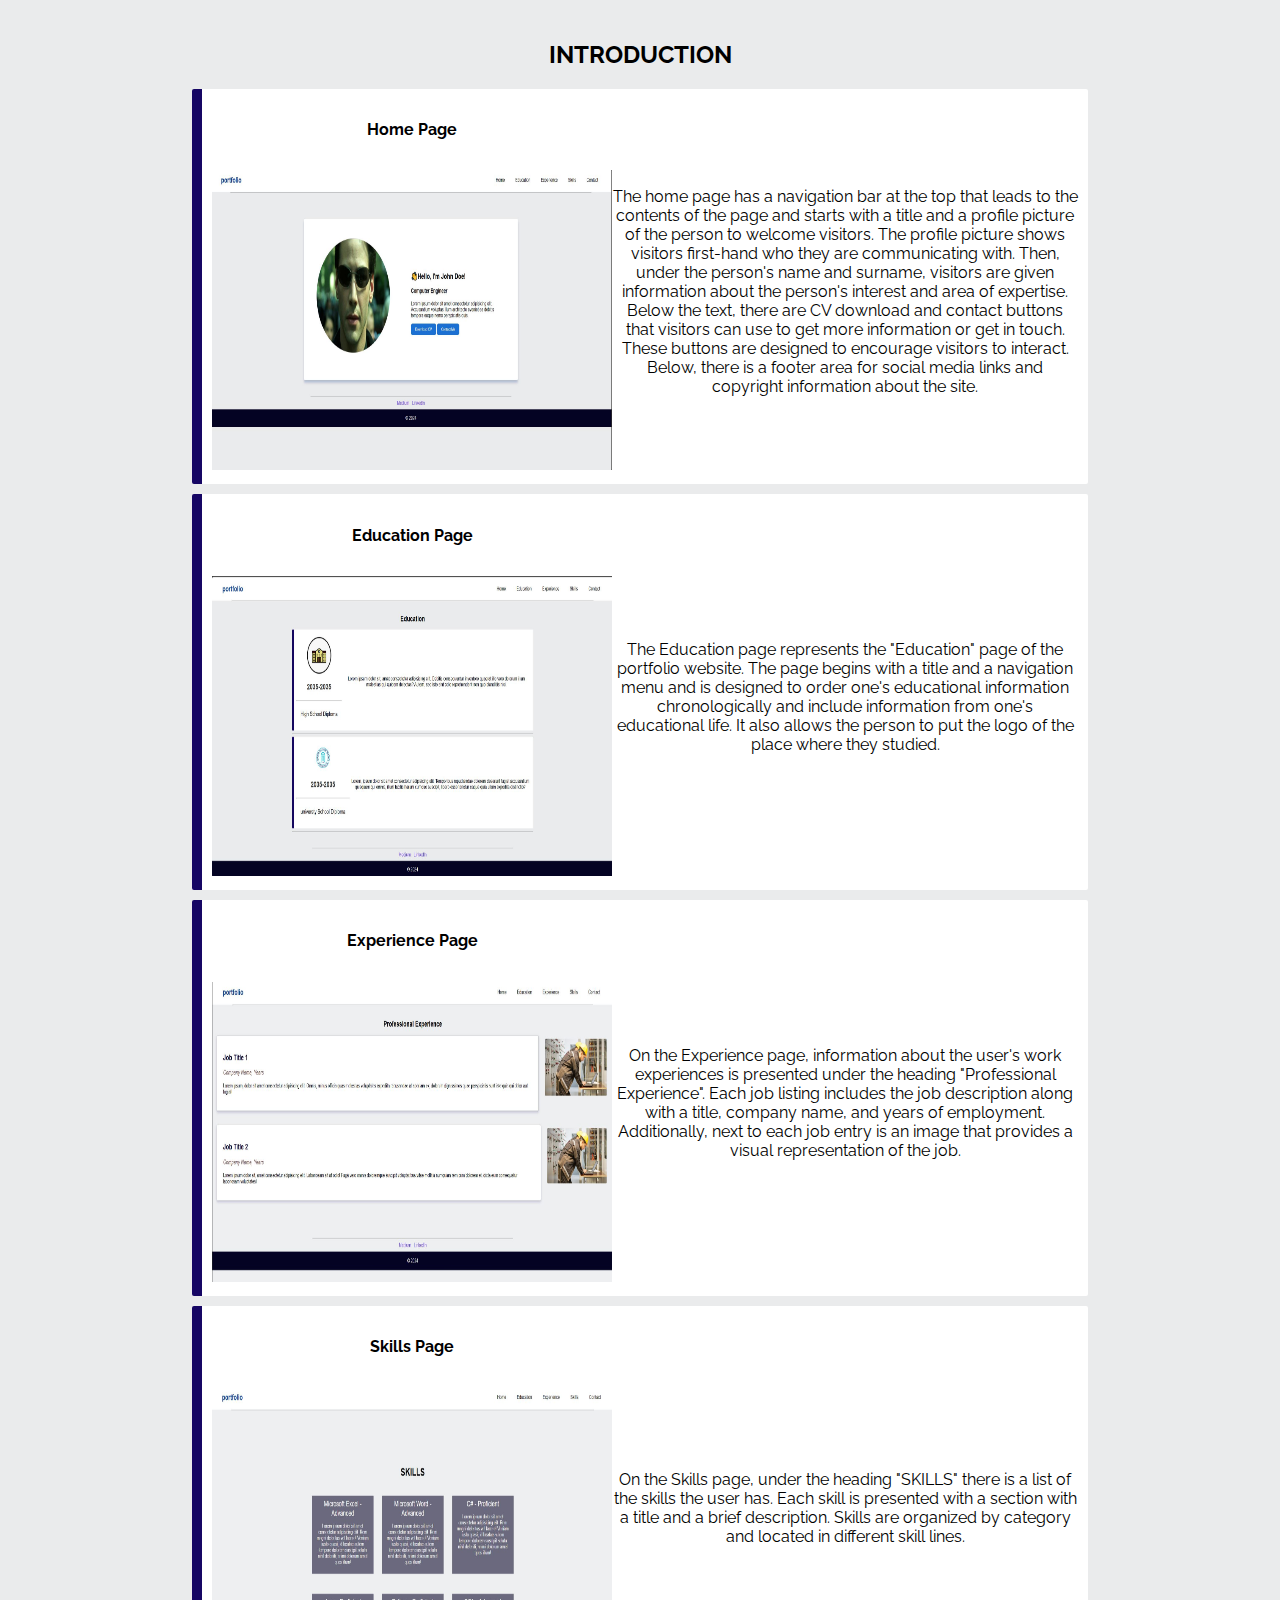
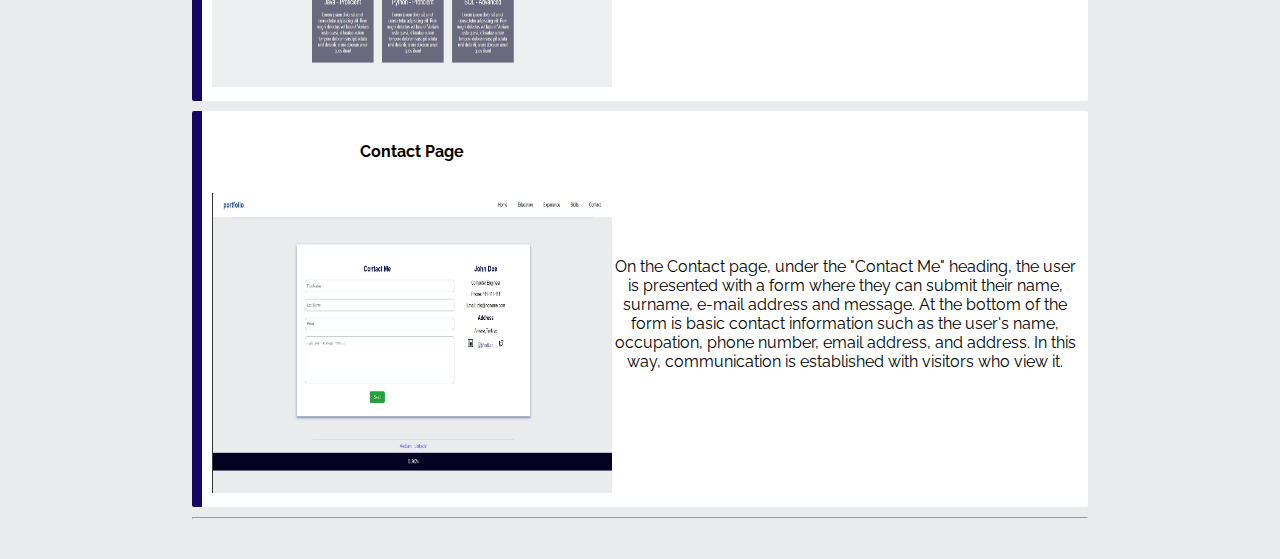
<file: Sprint3 4/html/index.html>
<!DOCTYPE html>
<html lang="en">

<head>
    <!-- Meta tags to ensure proper rendering and touch zooming -->
    <meta charset="UTF-8">
    <meta http-equiv="X-UA-Compatible" content="IE=edge">
    <meta name="viewport" content="width=device-width, initial-scale=1.0">
    <title>Information Page</title> <!-- Sets the title of the tab in the browser -->
    <!-- Linking CSS files for styling the page -->
    <link rel="stylesheet" href="../css/index.css"> <!-- Styles specific to the education page -->
    <!-- Google Fonts for more stylish text -->
    <link rel="preconnect" href="https://fonts.googleapis.com">
    <link rel="preconnect" href="https://fonts.gstatic.com" crossorigin>
    <link href="https://fonts.googleapis.com/css2?family=Raleway:ital,wght@0,100..900;1,100..900&display=swap"
        rel="stylesheet">
</head>
<body>
    <main class="main">
        <div class="education-container">
            <h2>INTRODUCTION</h2>
            <div class="degree">
                <div class="degree-info">
                    <h4>Home Page</h4>
                    <img src="../images/home.JPG">
                </div>
                <p>The home page has a navigation bar at the top that leads to the contents of the page and starts with
                    a title and a profile picture of the person to welcome visitors. The profile picture shows visitors
                    first-hand who they are communicating with. Then, under the person's name and surname, visitors are
                    given information about the person's interest and area of expertise. Below the text, there are CV
                    download and contact buttons that visitors can use to get more information or get in touch. These
                    buttons are designed to encourage visitors to interact. Below, there is a footer area for social
                    media links and copyright information about the site.</p>
            </div>
            <div class="degree">
                <div class="degree-info">
                    <h4>Education Page</h4>
                    <img src="../images/education.JPG">
                </div>
                <p>The Education page represents the "Education" page of the portfolio website. The page begins with a
                    title and a navigation menu and is designed to order one's educational information chronologically
                    and include information from one's educational life. It also allows the person to put the logo of
                    the place where they studied.</p>
            </div>
            <div class="degree">
                <div class="degree-info">
                    <h4>Experience Page</h4>
                    <img src="../images/experience.JPG">

                </div>
                <p>On the Experience page, information about the user's work experiences is presented under the heading
                    "Professional Experience". Each job listing includes the job description along with a title, company
                    name, and years of employment. Additionally, next to each job entry is an image that provides a
                    visual representation of the job.</p>
            </div>
            <div class="degree">
                <div class="degree-info">
                    <h4>Skills Page</h4>
                    <img src="../images/skills.JPG">
                </div>
                <p>On the Skills page, under the heading "SKILLS" there is a list of the skills the user has. Each skill
                    is presented with a section with a title and a brief description. Skills are organized by category
                    and located in different skill lines.</p>
            </div>
            <div class="degree">
                <div class="degree-info">
                    <h4>Contact Page</h4>
                    <img src="../images/contact.JPG">
                </div>
                <p>On the Contact page, under the "Contact Me" heading, the user is presented with a form where they can
                    submit their name, surname, e-mail address and message. At the bottom of the form is basic contact
                    information such as the user's name, occupation, phone number, email address, and address. In this
                    way, communication is established with visitors who view it.</p>
            </div>
            <hr>
        </div>
    </main>
</body>

</html>
</file>
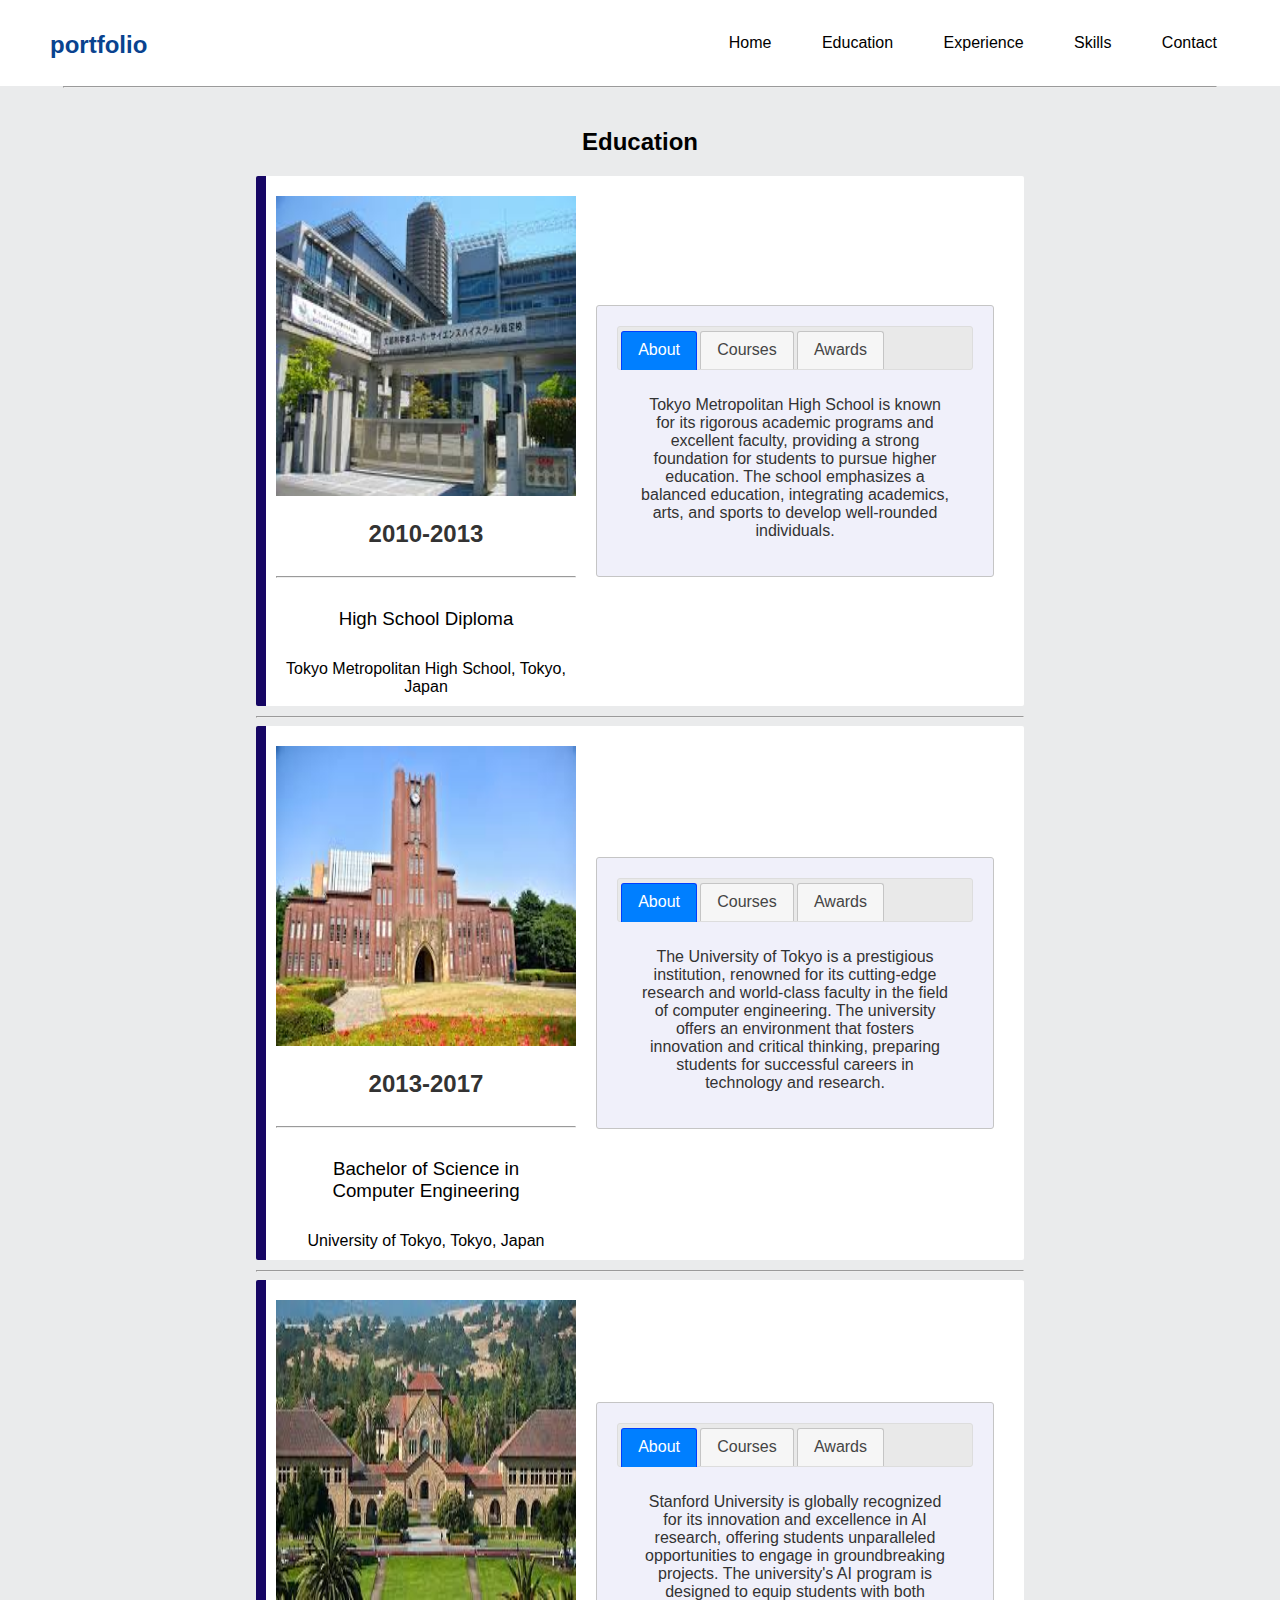
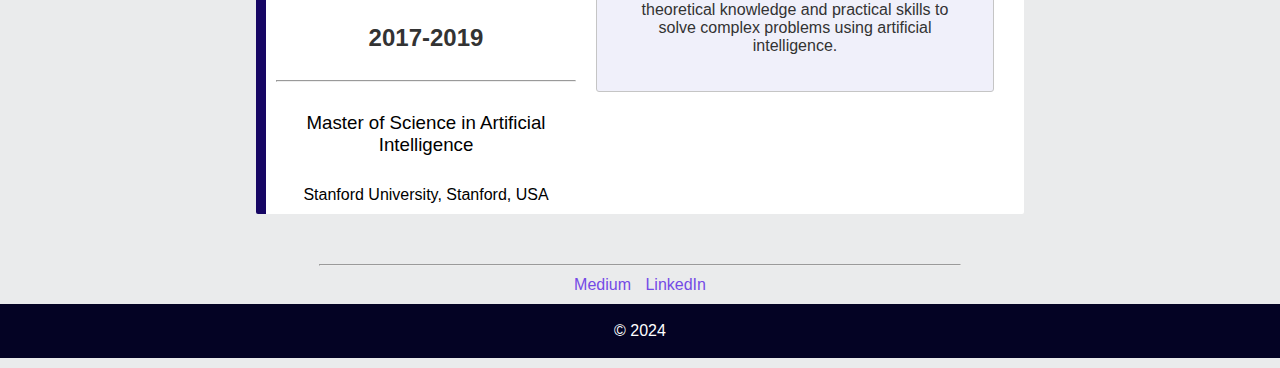
<file: Sprint3 4/html/education.html>
<!DOCTYPE html>
<html lang="en">
<head>
    <!-- Meta tags to ensure proper rendering and touch zooming -->
    <meta charset="UTF-8">
    <meta http-equiv="X-UA-Compatible" content="IE=edge">
    <meta name="viewport" content="width=device-width, initial-scale=1.0">
    <title>Education Page - Portfolio</title> <!-- Sets the title of the tab in the browser -->
    <!-- Linking CSS files for styling the page -->
    <link rel="stylesheet" href="../jquery/jquery-ui.css">
    <!-- Linking CSS files for styling the page, including separate files for modular design -->
    <link rel="stylesheet" href="../css/education.css">
    <link rel="stylesheet" href="../css/navbar.css">
    <link rel="stylesheet" href="../css/footer.css">
    <script src="../jquery/jquery.js"></script>
    <script src="../jquery/jquery-ui.js"></script>
    <script src="../js/education.js"></script>
    <!-- Google Fonts for more stylish text -->
    <link rel="preconnect" href="https://fonts.googleapis.com">
    <link rel="preconnect" href="https://fonts.gstatic.com" crossorigin>
    <link href="https://fonts.googleapis.com/css2?family=Raleway:ital,wght@0,100..900;1,100..900&display=swap" rel="stylesheet">
</head>

<body>
   
    <!-- Header section containing the navigation bar -->
    <header>
        <nav class="navbar">
            <!-- Branding and link back to the home page -->
            <div class="nav-title">
                <h1><a id="brand" href="home.html">portfolio</a></h1>
            </div>
            <!-- Navigation menu -->
            <div class="menu">
                <ul>
                    <li><a href="home.html">Home</a></li>
                    <li><a href="education.html">Education</a></li> <!-- Current page -->
                    <li><a href="experience.html">Experience</a></li>
                    <li><a href="skills.html">Skills</a></li>
                    <li><a href="contact.html">Contact</a></li>
                </ul>
            </div>
        </nav>
        <hr> 
    </header>

    <main class="main">
        <div class="education-container">
            <h2>Education</h2> <!-- Section title -->
            
            <!-- High School -->
            <div class="degree" id="highschool">
                <div class="degree-info">
                    <img src="../images/tokyomedschojpg.jpg" alt="High School Logo" class="school-logo">
                    <div>
                        <h2>2010-2013</h2> <!-- Duration -->
                        <hr> 
                        <h3>High School Diploma</h3> <!-- Degree title -->
                        <p>Tokyo Metropolitan High School, Tokyo, Japan</p>
                    </div>
                </div>
                <div id="tabs">
                    <ul>
                      <li><a href="#tabs-1">About</a></li>
                      <li><a href="#tabs-2">Courses</a></li>
                      <li><a href="#tabs-3">Awards</a></li>
                    </ul>
                    <div id="tabs-1">
                      <p>Tokyo Metropolitan High School is known for its rigorous academic programs and excellent faculty, providing a strong foundation for students to pursue higher education. The school emphasizes a balanced education, integrating academics, arts, and sports to develop well-rounded individuals.</p>
                    </div>
                    <div id="tabs-2">
                      <p>Key courses included Advanced Mathematics, Physics, Chemistry, and Computer Science. The curriculum was designed to challenge students and prepare them for competitive university entrance exams.</p>
                    </div>
                    <div id="tabs-3">
                      <p>During his time at Tokyo Metropolitan High School, Haruto received several awards including:</p>
                      <ul>
                          <li>Top Mathematics Student Award (2012)</li>
                          <li>Science Fair First Prize (2013)</li>
                          <li>Outstanding Computer Science Project (2013)</li>
                      </ul>
                    </div>
                </div>
            </div>
            
            <hr> <!-- Separator for different education entries -->

            <!-- University -->
            <div class="degree" id="university">
                <div class="degree-info">
                    <img src="../images/tokyouni.jpg" alt="University Logo" class="school-logo">
                    <div>
                        <h2>2013-2017</h2> <!-- Duration -->
                        <hr> 
                        <h3>Bachelor of Science in Computer Engineering</h3> <!-- Degree title -->
                        <p>University of Tokyo, Tokyo, Japan</p>
                    </div>
                </div>
                <div id="tabs1">
                    <ul>
                      <li><a href="#tabs1-1">About</a></li>
                      <li><a href="#tabs1-2">Courses</a></li>
                      <li><a href="#tabs1-3">Awards</a></li>
                    </ul>
                    <div id="tabs1-1">
                      <p>The University of Tokyo is a prestigious institution, renowned for its cutting-edge research and world-class faculty in the field of computer engineering. The university offers an environment that fosters innovation and critical thinking, preparing students for successful careers in technology and research.</p>
                    </div>
                    <div id="tabs1-2">
                      <p>Major courses included Algorithms, Data Structures, Artificial Intelligence, Computer Networks, Software Engineering, and Database Systems. Haruto also participated in various research projects and internships, gaining practical experience in his field.</p>
                    </div>
                    <div id="tabs1-3">
                      <p>Haruto's achievements at the University of Tokyo include:</p>
                      <ul>
                          <li>Dean's List for Academic Excellence (2014-2017)</li>
                          <li>Best Undergraduate Thesis Award (2017) for his work on "Optimization Algorithms for Machine Learning"</li>
                          <li>Recipient of the Japan Student Services Organization (JASSO) Scholarship (2015-2017)</li>
                      </ul>
                    </div>
                </div>
            </div>
            
            <hr> <!-- Separator for different education entries -->
            
            <!-- Master's Degree -->
            <div class="degree" id="masters">
                <div class="degree-info">
                    <img src="../images/stanford.jpg" alt="Masters Logo" class="school-logo">
                    <div>
                        <h2>2017-2019</h2> <!-- Duration -->
                        <hr>
                        <h3>Master of Science in Artificial Intelligence</h3> <!-- Degree title -->
                        <p>Stanford University, Stanford, USA</p>
                    </div>
                </div>
                <div id="tabs2">
                    <ul>
                      <li><a href="#tabs2-1">About</a></li>
                      <li><a href="#tabs2-2">Courses</a></li>
                      <li><a href="#tabs2-3">Awards</a></li>
                    </ul>
                    <div id="tabs2-1">
                      <p>Stanford University is globally recognized for its innovation and excellence in AI research, offering students unparalleled opportunities to engage in groundbreaking projects. The university's AI program is designed to equip students with both theoretical knowledge and practical skills to solve complex problems using artificial intelligence.</p>
                    </div>
                    <div id="tabs2-2">
                      <p>Key courses included Deep Learning, Natural Language Processing, Computer Vision, Robotics, and AI Ethics. Haruto was actively involved in research projects, contributing to publications in top AI conferences and journals.</p>
                    </div>
                    <div id="tabs2-3">
                      <p>At Stanford, Haruto's notable accomplishments include:</p>
                      <ul>
                          <li>Recipient of the Stanford Graduate Fellowship (2017-2019)</li>
                          <li>Best Research Paper Award at the Conference on Neural Information Processing Systems (NeurIPS) 2018</li>
                          <li>Outstanding Teaching Assistant Award for his role in the AI and Machine Learning courses</li>
                      </ul>
                    </div>
                </div>
            </div>
        </div>
    </main>

    <!-- Footer section with social media links -->
    <footer class="footer">
        <hr> 
        <div class="social-links">
            <a href="" class="social-link">Medium</a> <!-- Placeholder links -->
            <a href="" class="social-link">LinkedIn</a>
        </div>
        <div class="footer-bottom">
            <p>© 2024</p> <!-- Copyright notice -->
        </div>
    </footer>
</body>
</html>
</file>
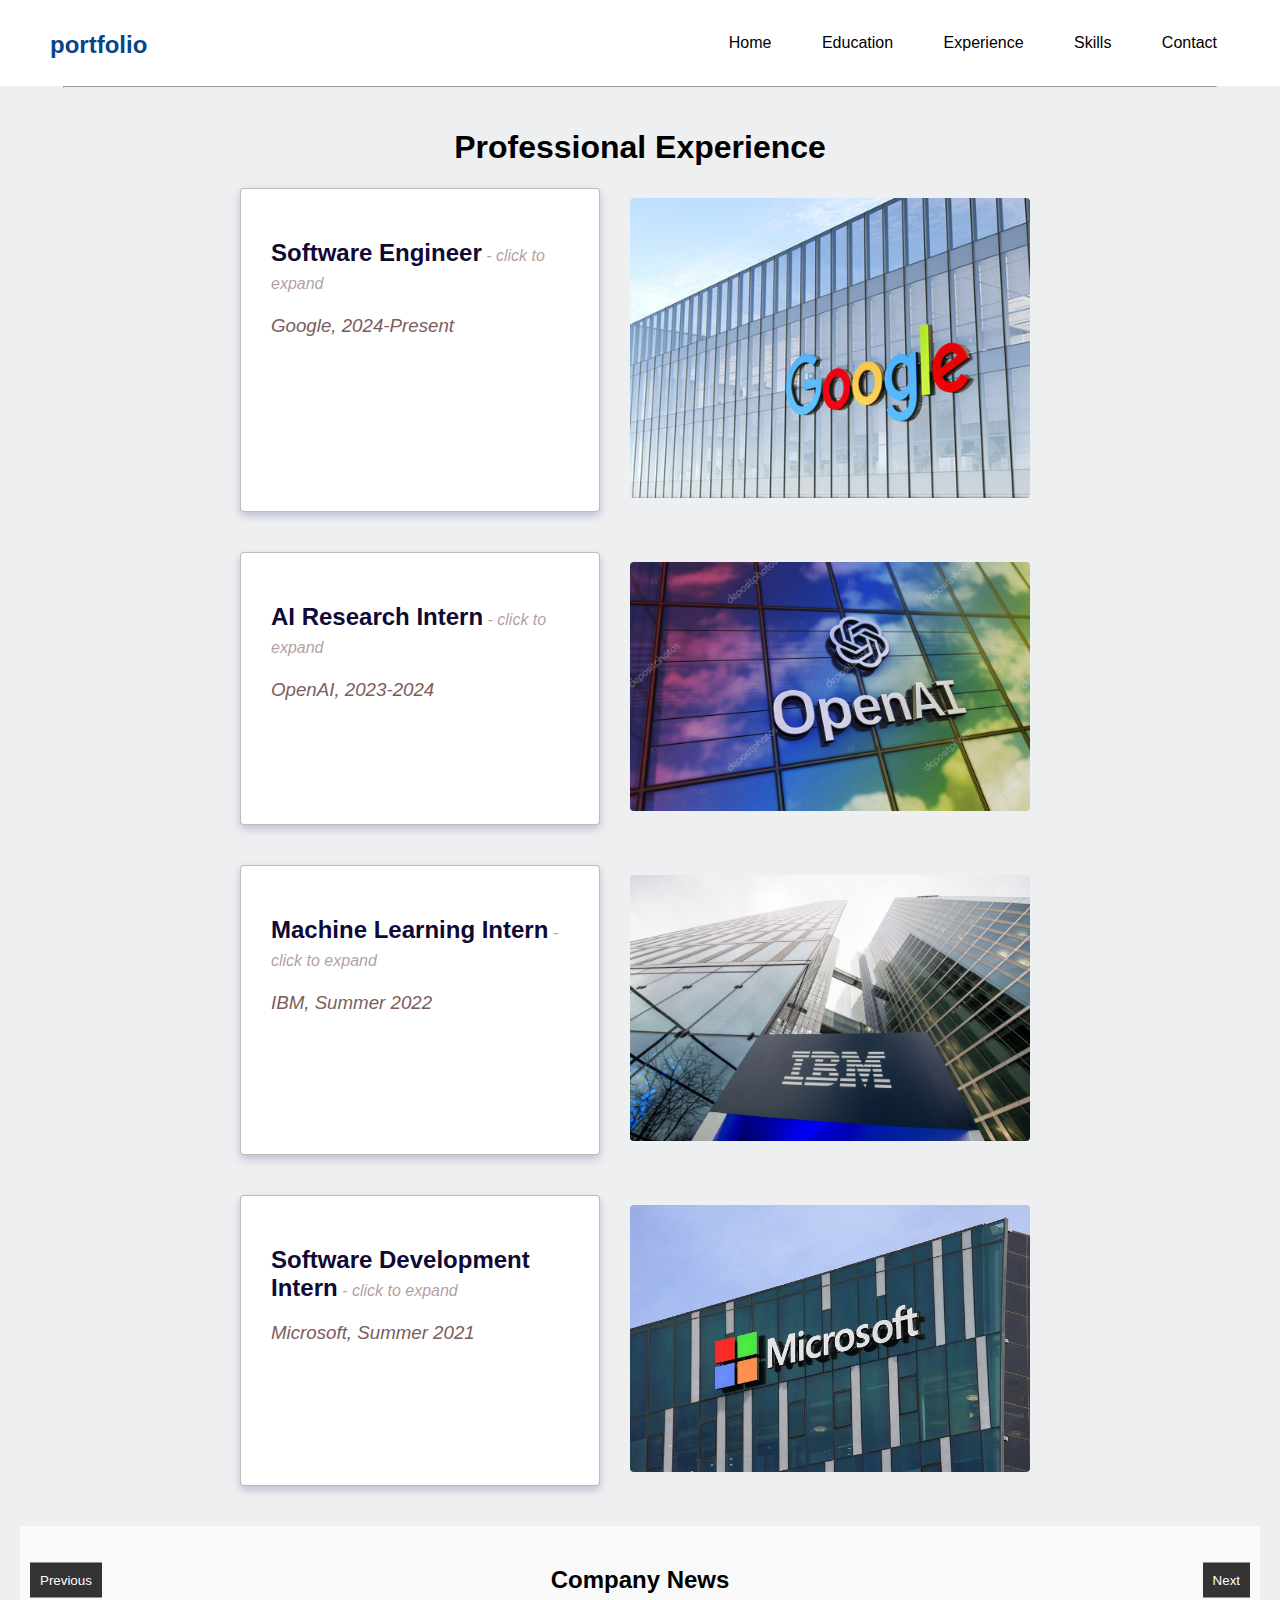
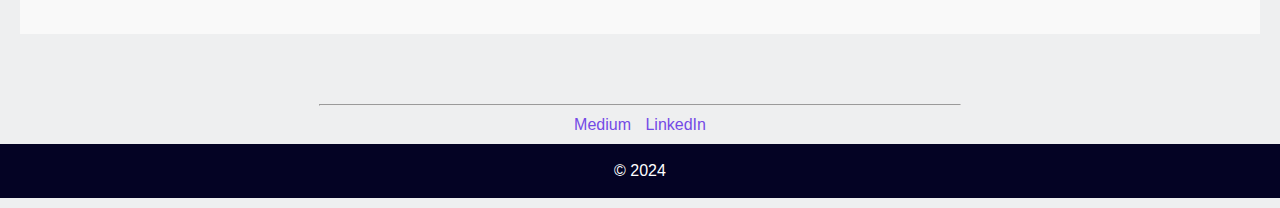
<file: Sprint3 4/html/experience.html>
<!DOCTYPE html>
<html lang="en">
<head>
    <!-- Standard meta tags for responsiveness and character setting -->
    <meta charset="UTF-8">
    <meta http-equiv="X-UA-Compatible" content="IE=edge">
    <meta name="viewport" content="width=device-width, initial-scale=1.0">
    <title>Experience Page - Portfolio</title> <!-- Page title -->
    <!-- Linking to CSS for styling the page -->
    <link rel="stylesheet" href="../jquery/jquery-ui.css">
    <!-- Linking CSS files for styling the page, including separate files for modular design -->
    <link rel="stylesheet" href="../css/experience.css">
    <link rel="stylesheet" href="../css/navbar.css">
    <link rel="stylesheet" href="../css/footer.css">
    <script src="../jquery/jquery.js"></script>
    <script src="../jquery/jquery-ui.js"></script>
    <script src="../js/experience.js"></script>
    <!-- Google Fonts for more typography options -->
    <link rel="preconnect" href="https://fonts.googleapis.com">
    <link rel="preconnect" href="https://fonts.gstatic.com" crossorigin>
    <link href="https://fonts.googleapis.com/css2?family=Raleway:ital,wght@0,100..900;1,100..900&display=swap" rel="stylesheet">
</head>
<body>
    <!-- Header section with navigation bar -->
    <header>
        <nav class="navbar">
            <!-- Logo and title section -->
            <div class="nav-title">
                <h1><a id="brand" href="home.html">portfolio</a></h1> <!-- Link back to the homepage -->
            </div>
            <!-- Navigation menu -->
            <div class="menu">
                <ul>
                    <li><a href="home.html">Home</a></li>
                    <li><a href="education.html">Education</a></li>
                    <li><a href="experience.html">Experience</a></li> <!-- Current Page -->
                    <li><a href="skills.html">Skills</a></li>
                    <li><a href="contact.html">Contact</a></li>
                </ul>
            </div>
        </nav>
        <hr> <!-- Horizontal line for visual separation -->
    </header>

    <!-- Main content area -->
    <main class="main">
        <!-- Section for professional experience -->
        <section class="experience-section">
            <h1>Professional Experience</h1> <!-- Section title -->
            
            <!-- Job 1 -->
            <div class="experience-container">
                <article class="job">
                    <h2 id="title1">Software Engineer<em> - click to expand</em></h2>
                    <h3>Google, 2024-Present</h3>
                    <p id="content1">Working on developing advanced machine learning algorithms and implementing them in various products. Specializing in image recognition and AI-driven user interfaces.</p>
                </article>
                <div class="job-image">
                    <img src="../images/google.jpg" alt="Google ">
                </div>
            </div>
            
            <!-- Job 2 -->
            <div class="experience-container">
                <article class="job">
                    <h2 id="title2">AI Research Intern<em> - click to expand</em></h2>
                    <h3>OpenAI, 2023-2024</h3>
                    <p id="content2">Contributed to research on natural language processing and deep learning models. Worked on projects involving GPT-3 and GPT-4.</p>
                </article>
                <div class="job-image">
                    <img src="../images/openai.jpg" alt="OpenAI ">
                </div>
            </div>

            <!-- Internship 1 -->
            <div class="experience-container">
                <article class="job">
                    <h2 id="title3">Machine Learning Intern<em> - click to expand</em></h2>
                    <h3>IBM, Summer 2022</h3>
                    <p id="content3">Developed machine learning models for predictive analytics. Worked on improving existing models and creating new algorithms for data analysis.</p>
                </article>
                <div class="job-image">
                    <img src="../images/ibmcompany.jpg" alt="IBM ">
                </div>
            </div>

            <!-- Internship 2 -->
            <div class="experience-container">
                <article class="job">
                    <h2 id="title4">Software Development Intern<em> - click to expand</em></h2>
                    <h3>Microsoft, Summer 2021</h3>
                    <p id="content4">Assisted in developing and testing software applications. Collaborated with senior developers on projects involving cloud computing and web services.</p>
                </article>
                <div class="job-image">
                    <img src="../images/microsoftcompany.jpg" alt="Microsoft ">
                </div>
            </div>
        </section>
           <!-- NEWS SECTİON -->
<section class="news-section">
    <h2>Company News</h2>
    <div class="news-slider">
        
    </div>
    <button id="prev">Previous</button>
    <button id="next">Next</button>
</section>
    </main>

 



    <!-- Footer section with social links and copyright -->
    <footer class="footer">
        <hr> <!-- Horizontal line for visual separation -->
        <div class="social-links">
            <a href="" class="social-link">Medium</a> <!-- Social media link -->
            <a href="" class="social-link">LinkedIn</a> <!-- Social media link -->
        </div>
        <div class="footer-bottom">
            <p>© 2024</p> <!-- Copyright notice -->
        </div>
    </footer>
</body>
</html>
</file>
<file: Sprint3 4/css/index.css>
/* Basic setup for the entire page */
body {
    font-family: 'Raleway', sans-serif; 
    margin: 0; 
    padding: 0; 
    background-color: rgb(234, 235, 236); 
}

/* Styles the container that holds all education entries */
.education-container {
    width: 70%; 
    margin: 40px auto; 
    text-align: center; 
}

/* Styles for each individual education entry */
.degree {
    background-color: #ffffff; 
    padding: 10px; 
    border-radius: 2px; 
    margin-bottom: 10px; 
    border-left: 10px solid #160664; 
    display: flex; 
    align-items: center; 
}

/* Styles for the school logo inside each degree */
.degree-info img {
    margin-top: 10px; 
    width: 400px; /* Sets a fixed width for the logo */
    height: 300px;
}

/* Styles for the degree duration  */
.degree h2 {
    padding: 20px; 
    margin: 0; 
    color: #333; 
    font-weight: 700; 
}

/* Styles for the degree type */
.degree h3 {
    padding: 20px; 
    margin: 10px 0; 
    font-weight: 400; 
}

/* Styles for the description paragraph inside each degree */
.degree p {
    margin: 10px 0 0; 
    flex: 1; 
}
</file>
<file: Sprint3 4/css/education.css>
/* Basic setup for the entire page */
body {
    font-family: 'Raleway', sans-serif; 
    margin: 0; 
    padding: 0; 
    background-color: rgb(234, 235, 236); 
}

/* Styles the container that holds all education entries */
.education-container {
    width: 60%; 
    margin: 40px auto; 
    text-align: center; 
}

#tabs, #tabs1, #tabs2 {
    margin: 20px;
    padding: 20px;
    background-color: #c9cbef49; 
}

/* Styles for each individual education entry */
.degree {
    background-color: #ffffff; 
    padding: 10px; 
    border-radius: 2px; 
    margin-bottom: 10px; 
    border-left: 10px solid #160664; 
    display: flex; 
    align-items: center; 
}

/* Styles for the school logo inside each degree */
.degree img.school-logo {
    margin-top: 10px; 
    width: 300px; /* Increased width for the logo */
    height: 300px; /* Added fixed height to maintain consistency */
}

/* Styles for the degree duration  */
.degree h2 {
    padding: 20px; 
    margin: 0; 
    color: #333; 
    font-weight: 700; 
}

/* Styles for the degree type */
.degree h3 {
    padding: 20px; 
    margin: 10px 0; 
    font-weight: 400; 
}

/* Styles for the description paragraph inside each degree */
.degree p {
    margin: 10px 0 0; 
    flex: 1; 
}


#tabs-1, #tabs-2, #tabs-3,
#tabs1-1, #tabs1-2, #tabs1-3,
#tabs2-1, #tabs2-2, #tabs2-3 {
    min-height: 150px; 
}
</file>
<file: Sprint3 4/css/navbar.css>
/* Sets the default margin, font family, weight, and style for the entire page */
body {
    margin: 0;
    font-family: "Poppins", sans-serif; 
    font-weight: 200; 
    font-style: normal;
}

/* Styles the horizontal rule in the header for a custom look */
header hr {
    width: 90%; 
    margin: 0 auto;
    color: #0a254b; 
}

/* Styles the navigation bar */
.navbar {
    display: flex; 
    justify-content: space-between; 
    align-items: center; 
    padding: 3px 50px; 
    background-color: rgb(255, 255, 255); 
}

/* Styles the brand/logo part of the navbar */
#brand {
    text-decoration: none; 
    color: #09438f; 
    font-size: x-large; 
}

/* Removes default list styles from the menu */
.menu ul {
    list-style-type: none; 
    margin: 0;
    padding: 0;
}

/* Styles each list item in the menu */
.menu ul li {
    padding: 13px; 
    display: inline-block; 
    margin-right: 20px; 
}

/* Removes the margin on the right for the last item to align it properly */
.menu ul li:last-child {
    margin-right: 0;
}

/* Styles links in the menu */
.menu ul li a {
    color: black; 
    text-decoration: none; 
    transition: color 0.3s ease; 
}

/* Changes link color on hover for a visual cue */
.menu ul li a:hover {
    color: #0d5fca; 
}
</file>
<file: Sprint3 4/css/footer.css>
/* Styles the footer to align text center, and properly space it from content above */
.footer {
    text-align: center; 
    margin-top: 40px; 
    padding: 10px 0; 
    bottom: 0px; 
    width: 100%; 
}

/* Styles the horizontal rule in the footer for visual separation */
footer hr {
    margin: 0 auto; 
    width: 50%; 
}

/* Arranges social media links horizontally */
.social-links {
    padding: 10px; 
    display: inline-block; 
}

/* Styles each social media link */
.social-link {
    text-decoration: none; 
    color: rgb(116, 74, 230); 
    display: inline-block;
    margin: 0 5px; 
}

/* Styles the top part of the footer for any additional content */
.footer-top {
    color: black; 
    margin-top: 20px; 
}

/* Styles the bottom part of the footer with a background and text color */
.footer-bottom {
    background-color: #040324; 
    color: #fff; 
    padding: 2px 0; 
}
</file>
<file: Sprint3 4/css/experience.css>
/* Sets the base styles for the entire webpage */
body {
    font-family: 'Raleway', sans-serif; 
    margin: 0; 
    padding: 0; 
    background-color: #eeeff0; 
}

/* Styles the main content area */
.main {
    padding: 20px; 
    display: flex; 
    flex-direction: column; 
    align-items: center; 
}

/* Styles the section that contains professional experience */
.experience-section {
    display: flex; 
    flex-direction: column; 
    align-items: center; 
}

#content1, #content2, #content3, #content4 {
    display: none;
}

/* Styles the container for each job experience */
.experience-container {
    display: flex; 
    max-width: 800px;
    justify-content: center; 
    margin-bottom: 40px; 
}

/* Styles each job article */
.job {
    background-color: rgb(255, 255, 255); 
    border: 1px solid #00000043; 
    padding: 30px; 
    margin-right: 20px; 
    box-shadow: 0 4px 8px rgba(7, 5, 104, 0.2); 
    border-radius: 4px; 
}


/* Styles the job title */
.job h2 {
    color: #0f0935; 
    font-weight: bold; 
}

.job em{
    font-weight:lighter;
    font-size:medium;
    color: #7d5c5c99;
}

/* Styles the company name and years */
.job h3 {
    color: #7d5c5c; 
    font-weight: normal; 
    font-style: italic; 
}

/* Styles the container for the job image */
.job-image {
    padding: 10px; 
    min-width: 400px;
    max-width: 400px;
}

/* Styles the job images */
.job-image img {
    max-height: 300px; 
    max-width: 400px; 
    border-radius: 4px; 
}

/* Styles for the news section */
.news-section {
    width: 100%;
    overflow: hidden;
    position: relative;
    padding: 20px 0;
    background-color: #f9f9f9;
}

.news-section h2 {
    text-align: center;
    margin-bottom: 20px;
}

.news-slider {
    display: flex;
    overflow-x: auto;
    scroll-behavior: smooth;
}

.news-item {
    min-width: 300px;
    max-width: 400px;
    min-height: 400px;
    max-height: 300px;
    margin: 0 10px;
    padding: 15px;
    background-color: white;
    border: 1px solid #ddd;
    border-radius: 4px;
    box-shadow: 0 2px 5px rgba(0, 0, 0, 0.1);
    display: flex;
    flex-direction: column;
    justify-content: space-between;
}

.news-item img {
    width: 100%;
    height: auto;
    border-radius: 4px;
    max-height: 100px;
}

#prev, #next {
    position: absolute;
    top: 50%;
    transform: translateY(-50%);
    background-color: #333;
    color: white;
    border: none;
    padding: 10px;
    cursor: pointer;
}

#prev {
    left: 10px;
}

#next {
    right: 10px;
}
</file>
